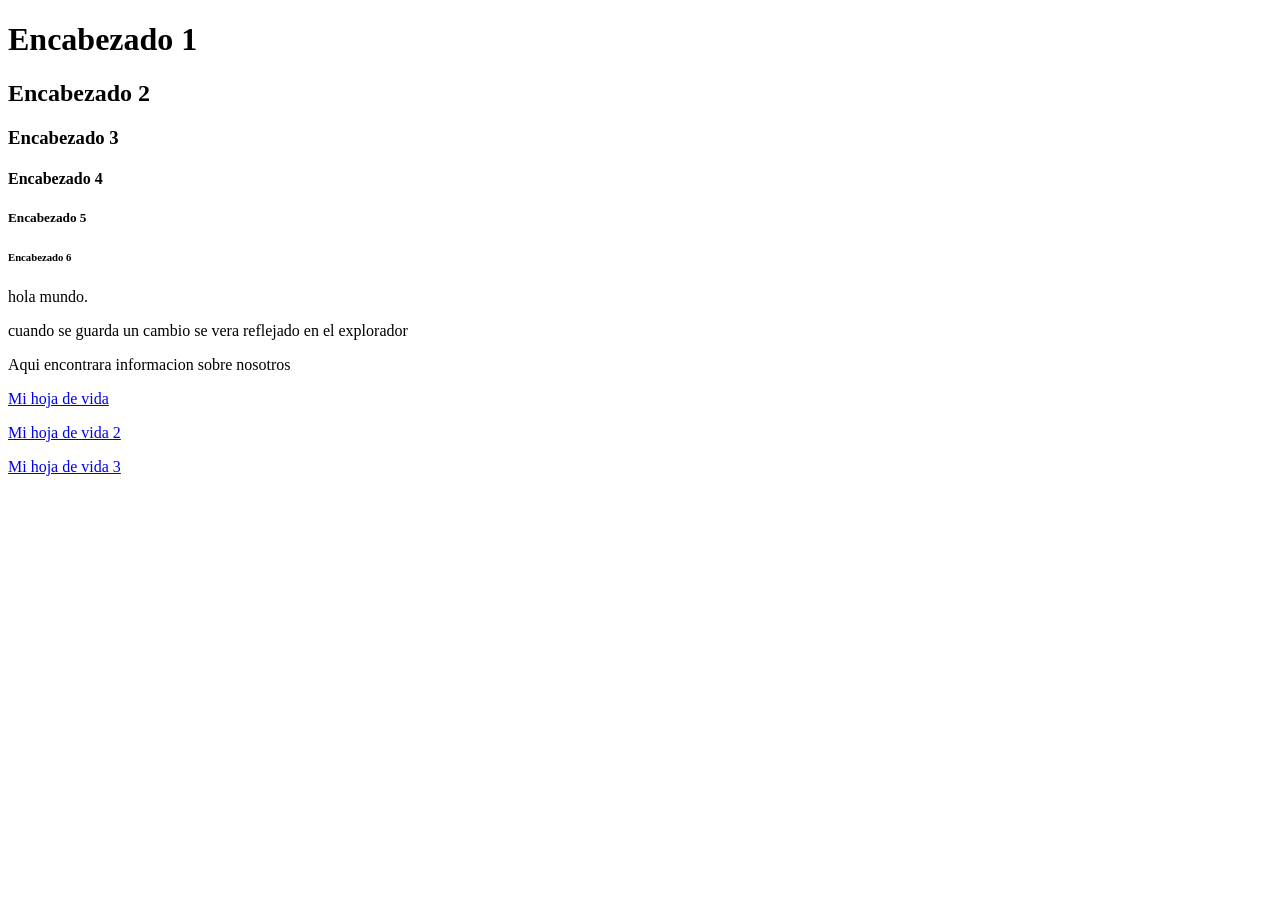
<file: Index.html>
<!DOCTYPE html>
<html lang="es">
<head>
    <meta charset="UTF-8">
    <meta http-equiv="X-UA-Compatible" content="IE=edge">
    <meta name="viewport" content="width=device-width, initial-scale=1.0">
    <title>Hola mundo</title>
</head>
<body>
    <h1>Encabezado 1</h1>
    <h2>Encabezado 2</h2>
    <h3>Encabezado 3</h3>
    <h4>Encabezado 4</h4>
    <h5>Encabezado 5</h5>
    <h6>Encabezado 6</h6>
    <p>hola mundo.</p>
  <p>cuando se guarda un cambio se vera reflejado en el explorador</p>

  <p>Aqui encontrara informacion sobre nosotros</p>
  <a href="./pages/Hv.html">Mi hoja de vida</a>
  <p><a href="./pages/Hv2.html">Mi hoja de vida 2</a></p>
  <p><a href="./pages/Hv3.html">Mi hoja de vida 3</a></p>
       
</body>
</html>
</file>
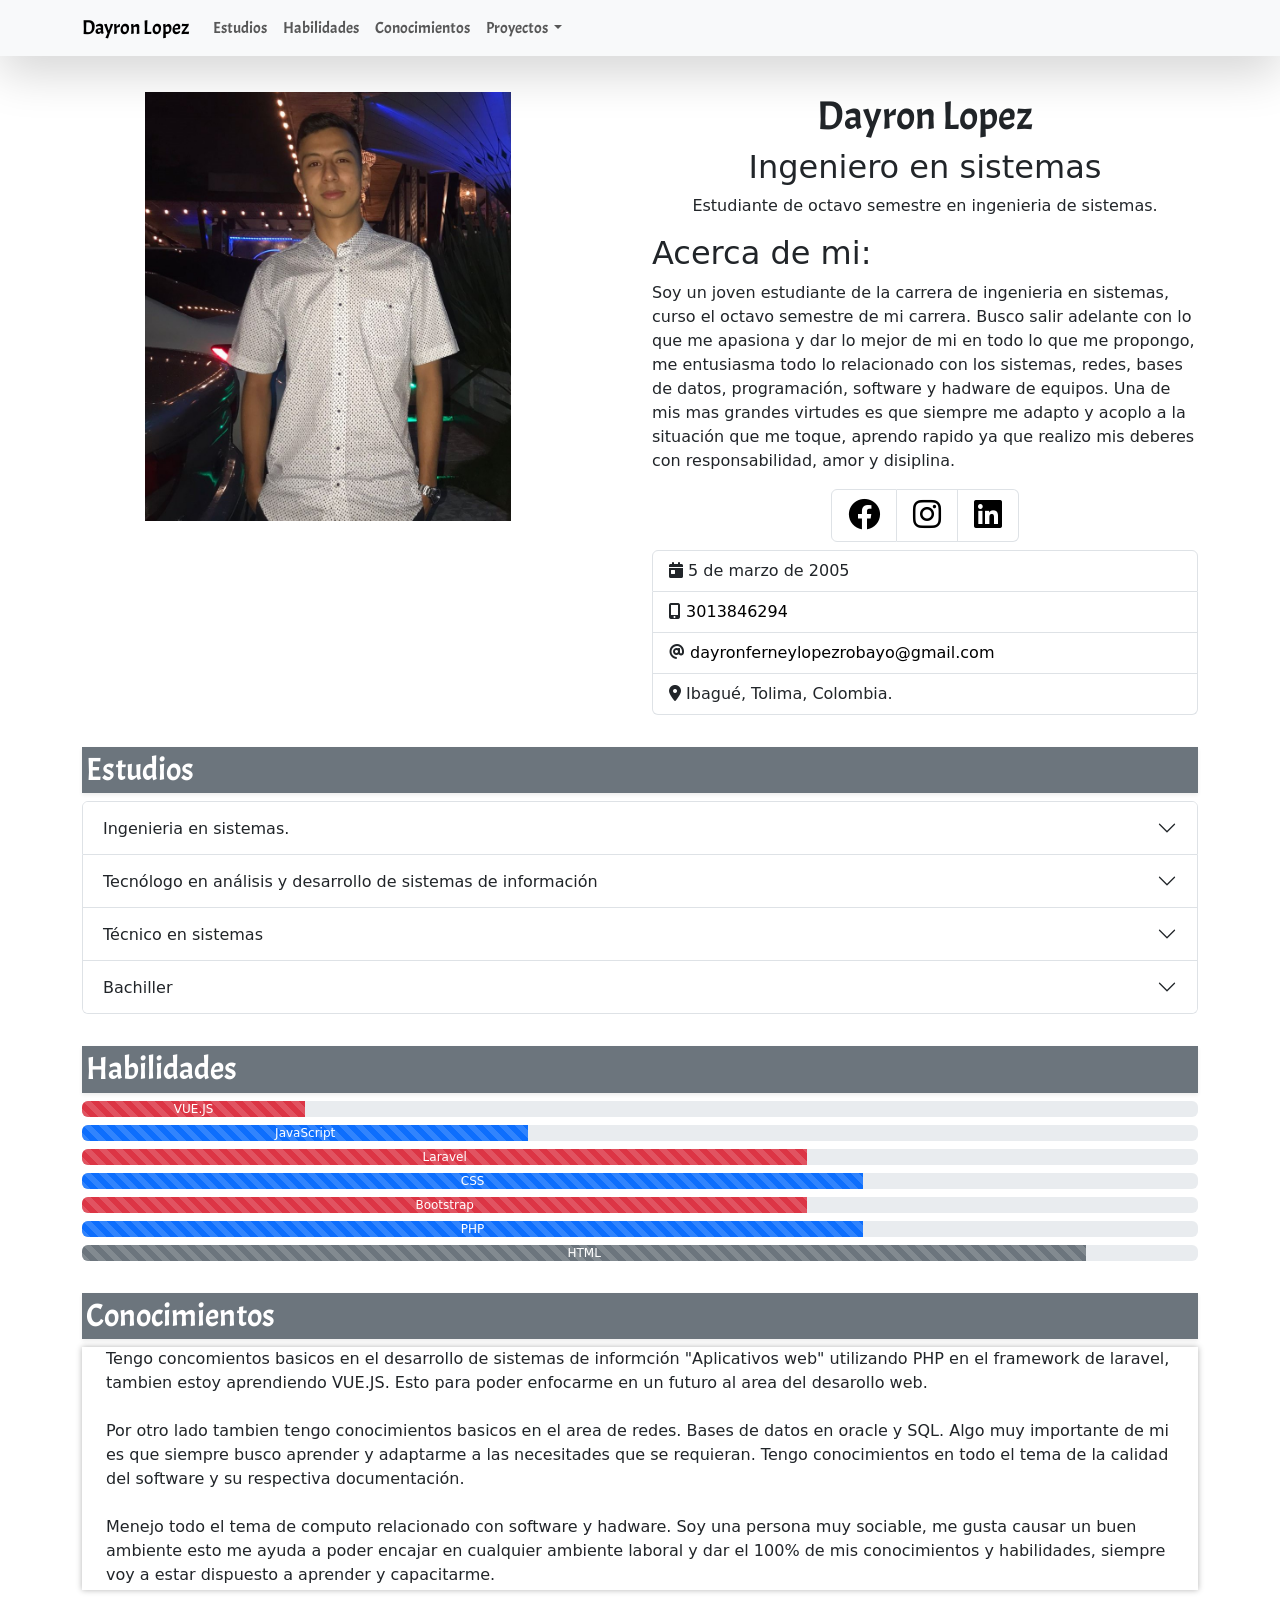
<file: index.html>
<!DOCTYPE html>
<html lang="es">

<head>
    <meta charset="UTF-8">
    <meta http-equiv="X-UA-Compatible" content="IE=edge">
    <meta name="viewport" content="width=device-width, initial-scale=1.0">
    <link href="https://cdn.jsdelivr.net/npm/bootstrap@5.1.3/dist/css/bootstrap.min.css" rel="stylesheet"
        integrity="sha384-1BmE4kWBq78iYhFldvKuhfTAU6auU8tT94WrHftjDbrCEXSU1oBoqyl2QvZ6jIW3" crossorigin="anonymous">
    <link rel="stylesheet" href="./assets/css/main.css">
    <link rel="stylesheet" href="./assets/css/fontawesome/css/all.min.css">
</head>

<body>
    <header id="inicio">
        <nav class="navbar navbar-expand-lg navbar-light bg-light shadow-lg">
            <div class="container">
                <a class="navbar-brand" href="#">Dayron Lopez</a>
                <button class="navbar-toggler" type="button" data-bs-toggle="collapse"
                    data-bs-target="#contenido-navbar" aria-controls="navbarNav" aria-expanded="false"
                    aria-label="Toggle navigation">
                    <span class="navbar-toggler-icon"></span>
                </button>
                <div class="collapse navbar-collapse" id="contenido-navbar">
                    <ul class="navbar-nav me-auto mb-2 mb-lg-0">
                        <li class="nav-item">
                            <a href="#estudios" class="nav-link">Estudios</a>
                        </li>
                        <li class="nav-item">
                            <a href="#habilidades" class="nav-link">Habilidades</a>
                        </li>
                        <li class="nav-item">
                            <a href="#Conocimientos" class="nav-link">Conocimientos</a>
                        </li>
                        <li class="nav-item dropdown">
                            <a class="nav-link dropdown-toggle" href="#" id="dropProyectos" role="button"
                                data-bs-toggle="dropdown" aria-expanded="false">
                                Proyectos
                            </a>
                            <ul class="dropdown-menu" aria-labelledby="dropProyectos">
                                <li>
                                    <a href="https://github.com/Dayron54/Las-pizzerias.git" class="dropdown-item">Proyecto 1</a>
                                </li>
                                <li>
                                    <a href="https://github.com/Dayron54/juego.git" class="dropdown-item">Proyecto 2</a>
                                </li>
                                <li>
                                    <a href="https://github.com/Angy15/ProyectoFormativo.git" class="dropdown-item">Proyecto 3</a>
                                </li>
                            </ul>
                        </li>
                    </ul>
                </div>
            </div>
        </nav>
    </header>
    <section class="py-3" id="contenido">

        <section class="py-3" id="main-info">
            <div class="container">
                <div class="row">
                    <div class="col-sm-6">
                        <div class="d-flex justify-content-center">
                            <img src="./assets/img/foto perfil.jpg" alt="mi foto" class="img-fluid">
                        </div>
                    </div>
                    <div class="col-sm-6">
                        <div class="text-center">
                            <h1 class="text-ippercase pt-2 pt-sm-0" id="titulo">Dayron Lopez</h1>
                        <h2>Ingeniero en sistemas</h2>
                        <p>Estudiante de octavo semestre en ingenieria de sistemas.</p>
                    </div>
                    
                    <div>
                        <h2>Acerca de mi:</h2>
                        <p>Soy un joven estudiante de la carrera de ingenieria en sistemas, curso el octavo semestre de mi carrera.
                            Busco salir adelante con lo que me apasiona y dar lo mejor de mi en todo lo que me propongo, me entusiasma todo
                            lo relacionado con los sistemas, redes, bases de datos, programación, software y hadware de equipos. Una de mis 
                            mas grandes virtudes es que siempre me adapto y acoplo a la situación que me toque, aprendo rapido ya 
                            que realizo mis deberes con responsabilidad, amor y disiplina.</p>
                        </div>
                        <div class="d-flex justify-content-center">
                        <ul class="list-group list-group-horizontal">
                            <li class="list-group-item">
                                <a href="https://www.facebook.com/dayron.ferney.lopez.5460" target="_blank">
                                    <i class="fa-brands fa-facebook fa-2x"></i>
                                </a>
                            </li>
                            <li class="list-group-item">
                                <a href="https://www.instagram.com/dayron_54?igsh=MWJrYmp1ZGlqdDViNQ%3D%3D&utm_source=qr"
                                target="_blank">
                                <i class="fa-brands fa-instagram fa-2x"></i>
                            </a>
                        </li>
                        <li class="list-group-item">
                            <a href="https://www.linkedin.com/in/dayron-lopez-922700263/"
                            target="_blank">
                            <i class="fa-brands fa-linkedin fa-2x"></i>
                        </a>
                            </li>
                        </ul>
                    </div>
                    <ul class="list-group pt-2">
                        <li class="list-group-item">
                            <i class="fa-solid fa-calendar-day"></i>
                            5 de marzo de 2005
                        </li>
                        <li class="list-group-item">
                            <i class="fa-solid fa-mobile-screen-button"></i>
                            <a href="tel:+573045397600" class="text-decoration-none">3013846294</a>
                        </li>
                        <li class="list-group-item">
                            <i class="fa-solid fa-at"></i>
                            <a href="mailto:dflopez047@misena.edu.co"
                            class="text-decoration-none">dayronferneylopezrobayo@gmail.com</a>
                        </li>
                        <li class="list-group-item">
                            <i class="fa-solid fa-location-dot"></i>
                            Ibagué, Tolima, Colombia.
                        </li>
                    </ul>
                </div>
            </div>
        </div>
        </section>
        <section class="py-3" id="estudios">
        <div class="container">
            <h2 class="bg-secondary p-1 text-white shadow-sm" id="Estudios">Estudios</h2>
            <div class="accordion" id="acordeonEstudios">
                <div class="accordion-item">
                    <h2 class="accordion-header" id="estudio4">
                        <button class="accordion-button collapsed" type="button" data-bs-toggle="collapse"
                        data-bs-target="#cuatro" aria-expanded="false" aria-controls="cuatro">
                        Ingenieria en sistemas.
                    </button>
                </h2>
                <div id="cuatro" class="accordion-collapse collapse" aria-labelledby="cuatro"
                data-bs-parent="#acordeonEstudios">
                <div class="accordion-body">
                    <span class="fw-bold">CUN: Corporación Unificada Nacional de Educación Superior</span> - Cursando 8 semestre.
                </div>
            </div>
        </div>
        <div class="accordion-item">
            <h2 class="accordion-header" id="headingOne">
                <button class="accordion-button collapsed" type="button" data-bs-toggle="collapse"
                data-bs-target="#uno" aria-expanded="false" aria-controls="uno">
                Tecnólogo en análisis y desarrollo de sistemas de información
            </button>
        </h2>
        <div id="uno" class="accordion-collapse collapse" aria-labelledby="estudio1"
        data-bs-parent="#acordeonEstudios">
                        <div class="accordion-body">
                            <span class="fw-bold">Servicio Nacional de Aprendizaje SENA </span>2022
                        </div>
                        <div class="accordion-body">
                            <span class="fw-bold">Exaltación academica </span>2022
                        </div>
                        <div class="accordion-body">
                            <span class="fw-bold">Participante en evento nacional de investigación RedCOLSI-Medellin </span>2022
                        </div>
                        
                    </div>
                </div>
                <div class="accordion-item">
                    <h2 class="accordion-header" id="dos">
                        <button class="accordion-button collapsed" type="button" data-bs-toggle="collapse"
                        data-bs-target="#estudio2" aria-expanded="false" aria-controls="dos">
                        Técnico en sistemas
                    </button>
                </h2>
                <div id="estudio2" class="accordion-collapse collapse" aria-labelledby="dos"
                data-bs-parent="#acordeonEstudios">
                <div class="accordion-body">
                    <span class="fw-bold">Servicio Nacional de Aprendizaje SENA </span> 2021
                </div>
            </div>
                </div>
                <div class="accordion-item">
                    <h2 class="accordion-header" id="tres">
                        <button class="accordion-button collapsed" type="button" data-bs-toggle="collapse"
                        data-bs-target="#estudio3" aria-expanded="false" aria-controls="tres">
                        Bachiller
                    </button>
                </h2>
                <div id="estudio3" class="accordion-collapse collapse" aria-labelledby="tres"
                data-bs-parent="#acordeonEstudios">
                <div class="accordion-body">
                    <span class="fw-bold">IET Carlos Lleras Restrepo</span> 2021
                </div>
            </div>
        </div>
    </div>
</div>

        </section>
        <section class="py-3" id="habilidades">
        <div class="container">
            <h2 class="bg-secondary p-1 text-white shadow-sm" id="Habilidades">Habilidades</h2>
            <div class="progress mt-2">
                <div class="progress-bar progress-bar-striped progress-bar-animated bg-danger" role="progressbar" style="width: 20%" aria-valuenow="20"
                aria-valuemin="20" aria-valuemax="100">VUE.JS</div>
            </div>
            <div class="progress mt-2">
                <div class="progress-bar progress-bar-striped progress-bar-animated" role="progressbar" style="width: 40%" aria-valuenow="40"
                aria-valuemin="40" aria-valuemax="100">JavaScript</div>
            </div>
            <div class="progress mt-2">
                <div class="progress-bar progress-bar-striped bg-danger progress-bar-animated" role="progressbar" style="width: 65%" aria-valuenow="65"
                aria-valuemin="65" aria-valuemax="100">Laravel</div>
            </div>
            <div class="progress mt-2">
                <div class="progress-bar progress-bar-striped progress-bar-animated" role="progressbar" style="width: 70%"
                aria-valuenow="70" aria-valuemin="70" aria-valuemax="100">CSS</div>
            </div>
            <div class="progress mt-2">
                <div class="progress-bar progress-bar-striped bg-danger progress-bar-animated" role="progressbar" style="width: 65%"
                aria-valuenow="65" aria-valuemin="65" aria-valuemax="100">Bootstrap</div>
            </div>
            <div class="progress mt-2">
                <div class="progress-bar progress-bar-striped progress-bar-animated" role="progressbar" style="width: 70%" aria-valuenow="70" aria-valuemin="0" aria-valuemax="100">PHP
                </div>
            </div>
            <div class="progress mt-2">
                <div class="progress-bar progress-bar-striped progress-bar-animated progress-bar-striped bg-secondary"
                role="progressbar" aria-valuenow="90" aria-valuemin="0" aria-valuemax="100" style="width: 90%">HTML
            </div>
        </div>
    </div>
        </section>
        <section class="py-3" id="conocimientos">
            <div class="container">
                <h2 class="bg-secondary p-1 text-white shadow-sm" id="tituloConocimientos">Conocimientos</h2>
                <div class="px-4" id="infoConocimientos">
                    Tengo concomientos basicos en el desarrollo de sistemas de informción "Aplicativos web" utilizando PHP en el framework de
                    laravel, tambien estoy aprendiendo VUE.JS. Esto para poder enfocarme en un futuro al area del desarollo web. <br><br>
                    Por otro lado tambien tengo conocimientos basicos en el area de redes. Bases de datos en oracle y SQL. Algo muy importante 
                    de mi es que siempre busco aprender y adaptarme a las necesitades que se requieran. Tengo conocimientos en todo el tema de la 
                    calidad del software y su respectiva documentación. <br> <br> Menejo todo el tema de computo relacionado con software y hadware.
                    Soy una persona muy sociable, me gusta causar un buen ambiente esto me ayuda a poder encajar en cualquier ambiente laboral y dar el
                    100% de mis conocimientos y habilidades, siempre voy a estar dispuesto a aprender y capacitarme. 
                </div>
                
            </div>
        </section>
        <!-- <section class="py-3" id="proyectos">
    <div class="container">
        <h1 id="Proyectos">Proyectos</h1>
        <div class="row">
            <div class="card-group">
                <div class="card shadow">
                    <div class="card-body">
                        <h4 class="clard title">Proyecto 1</h4>
                            <h5>CRUD Python.</h5>
                            <p>Este es mi primer CRUD utilizando el lenguaje de Python y el framework de Django, este CRUD es totalmente
                                funcional. se trata de un sistema de organización de creditos en una universidad.
                            </p>
                            <a href="https://github.com/Dayron54/Crud-Python" class="btn btn-outline-primary rounded-pill" data-bs-toggle="modal"
                            data-bs-target="#exampleModal">
                            <i class="fa-solid fa-eye"></i>
                            Ver proyecto
                        </a>
                        <-- Modal --
                        <div class="modal fade" id="exampleModal" tabindex="-1" aria-labelledby="exampleModalLabel"
                        aria-hidden="true">
                        <div class="modal-dialog modal-dialog-centered">
                            <div class="modal-content">
                                <div class="modal-header">
                                    <h5 class="modal-title" id="exampleModalLabel">Proyecto 1</h5>
                                    <button type="button" class="btn-close" data-bs-dismiss="modal"
                                    aria-label="Close"></button>
                                </div>
                                <div class="modal-body">
                                    ¿Desea continuar a ver el proyecto?
                                </div>
                                <div class="modal-footer">
                                    <button type="button" class="btn btn-danger"
                                    data-bs-dismiss="modal">Cerrar</button>
                                    <a href="https://github.com/Dayron54/Crud-Python" target="_blank" class="btn btn-primary">Ir a repositorio</a>
                                </div>
                            </div>
                        </div>
                    </div>
                </div>  
            </div>
                    <div class="card shadow">
                        <div class="card-body">
                            <h4 class="clard title">Proyecto 2</h4>
                            <h5>Masa MasaExpress</h5>
                            <p>Este es un proyecto formativo llamado MasaExpress, este proyecto esta elaborado en un framework Laravel  8    PHP, HTML5, CSS,
                                JavaScript, Esto hace que este aplicativo web sea muy funcional a necesidad del cliente, aparte de lo funcional es esteticamente interesante e interactivo.
                                 Puede observar este proyecto en el repositorio en la rama "branch" de "dayron", se trata de un aplicativo para una microempresa para vender y llevar monitoreo de sus pedidos.
                                </p>
                                <a href="" class="btn btn-outline-primary rounded-pill" data-bs-toggle="modal"
                                data-bs-target="#exampleModal2">
                                <i class="fa-solid fa-eye"></i>
                                Ver proyecto
                            </a>
                            <-- Modal --
                            <div class="modal fade" id="exampleModal2" tabindex="-1" aria-labelledby="exampleModalLabel2"
                            aria-hidden="true">
                            <div class="modal-dialog modal-dialog-centered">
                                <div class="modal-content">
                                    <div class="modal-header">
                                        <h5 class="modal-title" id="exampleModalLabel">Proyecto 2</h5>
                                        <button type="button" class="btn-close" data-bs-dismiss="modal"
                                        aria-label="Close"></button>
                                    </div>
                                    <div class="modal-body">
                                        ¿Desea continuar a ver el proyecto?
                                    </div>
                                    <div class="modal-footer">
                                        <button type="button" class="btn btn-danger"
                                        data-bs-dismiss="modal">Cerrar</button>
                                        <a href="https://github.com/Angy15/ProyectoFormativo.git" target="_blank" class="btn btn-primary">Ir a repositorio</a>
                                    </div>
                                </div>
                            </div>
                        </div>
                    </div>
                    
                </div>
                <div class="card shadow">
                    <div class="card-body">
                        <h4 class="clard title">Proyecto 3</h4>
                        <h5>Primeros pasos en JS</h5>
                        <p>Este proyecto se basa de un juego, en el cual va a ver un numero aleatorio del 1 al 100. El trabajo del usuario es adivinar ese numero teniendo 10 oportunidades, el juego le ayudara al usuario interactuando con el mostrandole en pantalla si el numero usado es muy bajo al numero a adivinar o tambien si el numero usado es muy alto. Al finalizar el juego hay un boton para volver a iniciar. Mediante este proyecto fueron mis primeros pasos en JS.</p>
                        <a href="https://github.com/Dayron54/juego.git" class="btn btn-outline-primary rounded-pill" data-bs-toggle="modal"
                        data-bs-target="#exampleModal3">
                        <i class="fa-solid fa-eye"></i>
                        Ver proyecto
                    </a>
                    <-- Modal --
                    <div class="modal fade" id="exampleModal3" tabindex="-1" aria-labelledby="exampleModalLabel3"
                    aria-hidden="true">
                    <div class="modal-dialog modal-dialog-centered">
                        <div class="modal-content">
                            <div class="modal-header">
                                <h5 class="modal-title" id="exampleModalLabel">Proyecto 3</h5>
                                <button type="button" class="btn-close" data-bs-dismiss="modal"
                                aria-label="Close"></button>
                            </div>
                            <div class="modal-body">
                                ¿Desea continuar a ver el proyecto?
                            </div>
                            <div class="modal-footer">
                                <button type="button" class="btn btn-danger"
                                data-bs-dismiss="modal">Cerrar</button>
                                <a href="https://github.com/Dayron54/juego.git" target="_blank" class="btn btn-primary">Ir a repositorio</a>
                            </div>
                        </div>
                    </div>
                </div>
            </div>
        </div>
    </div>
            </div>
        </div>
        </section> --
    </section>
    <-- <section class="py-3">
        <div class="container">
            <h1>Carousel</h1>
            <div id="carouselExampleIndicators" class="carousel slide" data-bs-ride="carousel">
                <div class="carousel-indicators">
                    <button type="button" data-bs-target="#carouselExampleIndicators" data-bs-slide-to="0"
                        class="active" aria-current="true" aria-label="Slide 1"></button>
                    <button type="button" data-bs-target="#carouselExampleIndicators" data-bs-slide-to="1"
                        aria-label="Slide 2"></button>
                    <button type="button" data-bs-target="#carouselExampleIndicators" data-bs-slide-to="2"
                        aria-label="Slide 3"></button>
                </div>
                <div class="carousel-inner">
                    <div class="carousel-item active">
                        <img src="./assets/img/img1.jpg" class="d-block w-100" alt="img1" title="Ford Mustang">
                    </div>
                    <div class="carousel-item">
                        <a href="https://www.ford.mx/blog/legado/5-mustang-iconicos-historia-jul2021/" target="_blank">
                            <img src="./assets/img/img2.jpg" class="d-block w-100" alt="img2">
                        </a>
                    </div>
                    <div class="carousel-item">
                        <img src="./assets/img/img3.jpg" class="d-block w-100" alt="img3">
                    </div>
                </div>
                <button class="carousel-control-prev" type="button" data-bs-target="#carouselExampleIndicators"
                    data-bs-slide="prev">
                    <span class="carousel-control-prev-icon" aria-hidden="true"></span>
                    <span class="visually-hidden">Previous</span>
                </button>
                <button class="carousel-control-next" type="button" data-bs-target="#carouselExampleIndicators"
                    data-bs-slide="next">
                    <span class="carousel-control-next-icon" aria-hidden="true"></span>
                    <span class="visually-hidden">Next</span>
                </button>
            </div>
        </div>
    </section> -->
 

    <script src="https://cdn.jsdelivr.net/npm/bootstrap@5.1.3/dist/js/bootstrap.bundle.min.js"
        integrity="sha384-ka7Sk0Gln4gmtz2MlQnikT1wXgYsOg+OMhuP+IlRH9sENBO0LRn5q+8nbTov4+1p"
        crossorigin="anonymous"></script>
</body>

</html>
</file>
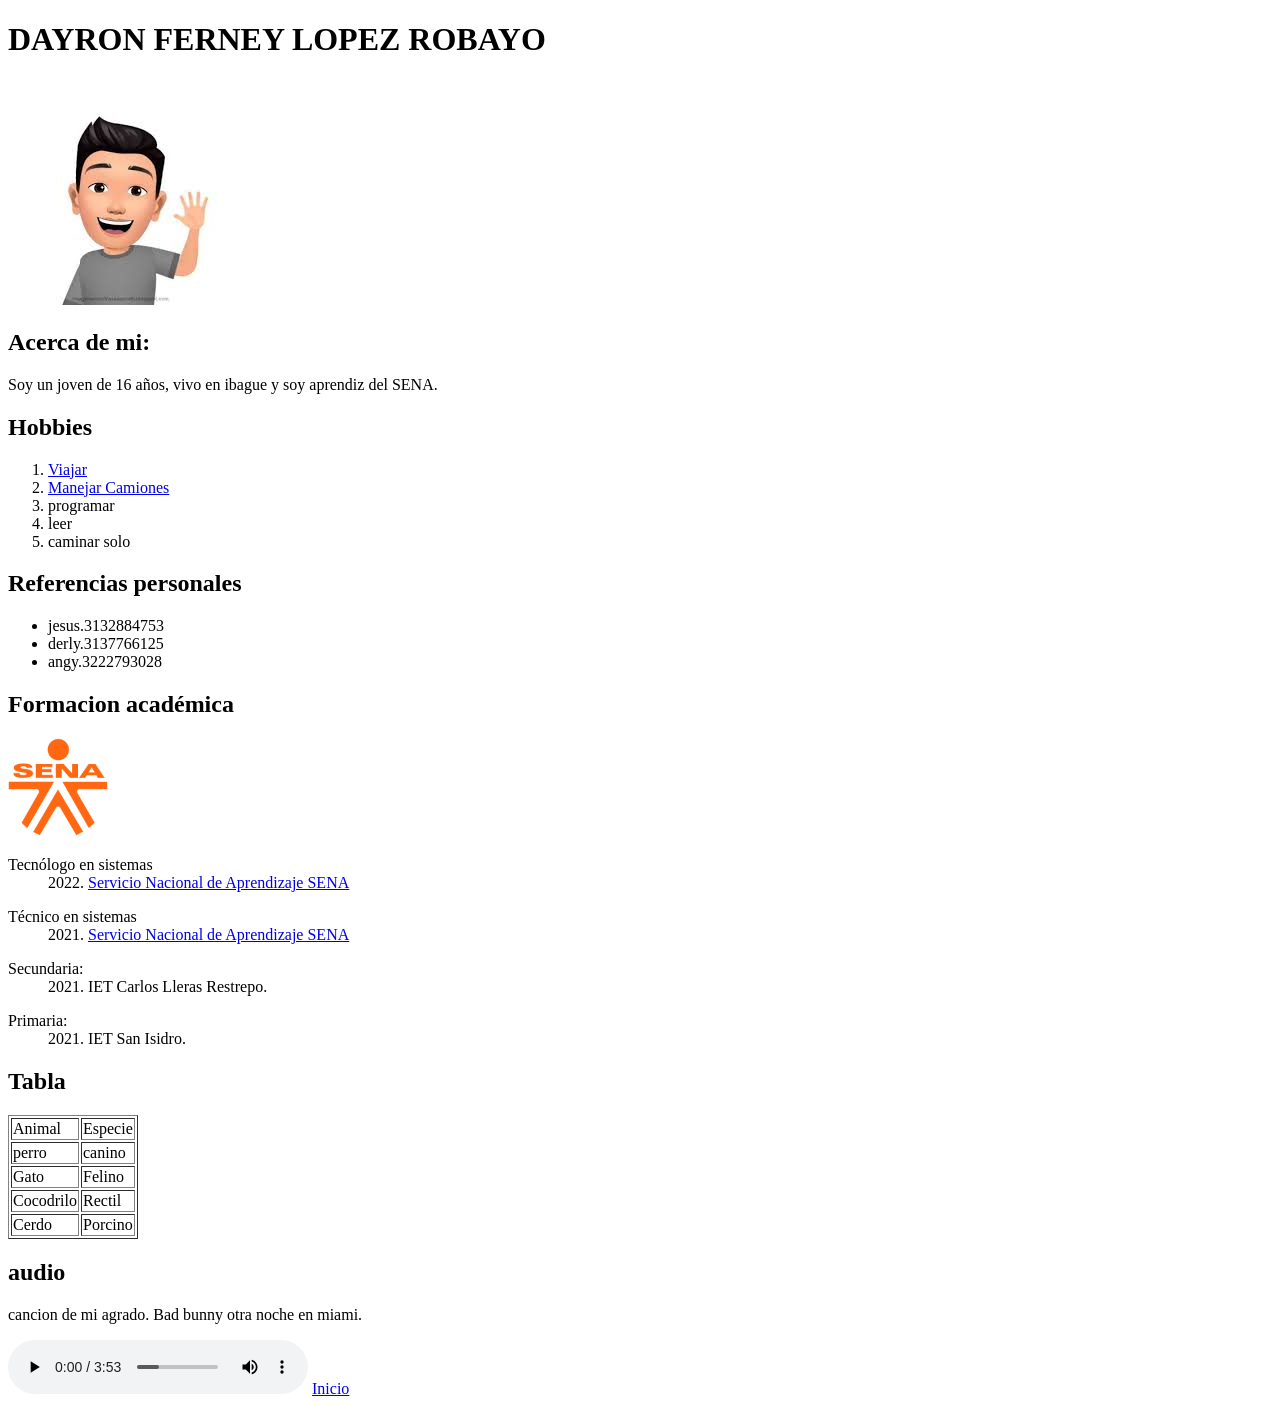
<file: pages/Hv.html>
<!DOCTYPE html>
<html lang="es">

<head>
    <meta charset="UTF-8">
    <meta http-equiv="X-UA-Compatible" content="IE=edge">
    <meta name="viewport" content="width=device-width, initial-scale=1.0">
    <title>Mi hoja de vida</title>
</head>

<body>
    <h1>DAYRON FERNEY LOPEZ ROBAYO</h1>
    <img src="../assets/img/avatar1.jpg" alt="Mi fotografia">
    <h2>Acerca de mi: </h2>
    <p>Soy un joven de 16 años, vivo en ibague y soy aprendiz del SENA.</p>

    <h2>Hobbies</h2>
    <ol>
        <li><a href="../pages/hobbies/viajar.html">Viajar</a>
        <li><a href="../pages/hobbies/camiones.html">Manejar Camiones</a>
        <li>programar</li>
        <li>leer</li>
        <li>caminar solo</li>
    </ol>

    <h2>Referencias personales</h2>
    <ul>
        <li>jesus.3132884753</li>
        <li>derly.3137766125</li>
        <li>angy.3222793028</li>
    </ul>

    <h2>Formacion académica</h2>

    <a href="https://www.sena.edu.co/" target="_blank"><img src="../assets/img/logo SENA.png" alt="Logo SENA"
            width="100px"></a>

    <dl>
        <dt>Tecnólogo en sistemas </dt>
        <dd>2022. <a href="https://www.sena.edu.co/" target="_blank">Servicio Nacional de Aprendizaje SENA</a> </dd>
    </dl>

    <dl>
        <dt>Técnico en sistemas</dt>
        <dd>2021. <a href="https://www.sena.edu.co/" target="_blank">Servicio Nacional de Aprendizaje SENA</a> </dd>
    </dl>

    <dl>
        <dt>Secundaria:</dt>
        <dd>2021. IET Carlos Lleras Restrepo.</dd>
    </dl>

    <dl>
        <dt>Primaria:</dt>
        <dd>2021. IET San Isidro.</dd>
    </dl>

    <h2>Tabla</h2>
    <table border="1">
        <tr>
            <td>Animal</td>
            <td>Especie</td>

        </tr>
        <tr>
            <td>perro</td>
            <td>canino</td>
        </tr>
        <tr>
            <td>Gato</td>
            <td>Felino</td>

        </tr>
        <tr>
            <td>Cocodrilo</td>
            <td>Rectil</td>

        </tr>
        <tr>
            <td>Cerdo</td>
            <td>Porcino</td>
        </tr>

    </table>

    <h2>audio</h2>

    <p>cancion de mi agrado. Bad bunny otra noche en miami.</p>
    <audio src="../assets/audio/audio2.mpeg" controls width="300" height="300"></audio>



    <a href="../Index.html">Inicio</a>


</body>

</html>
</file>
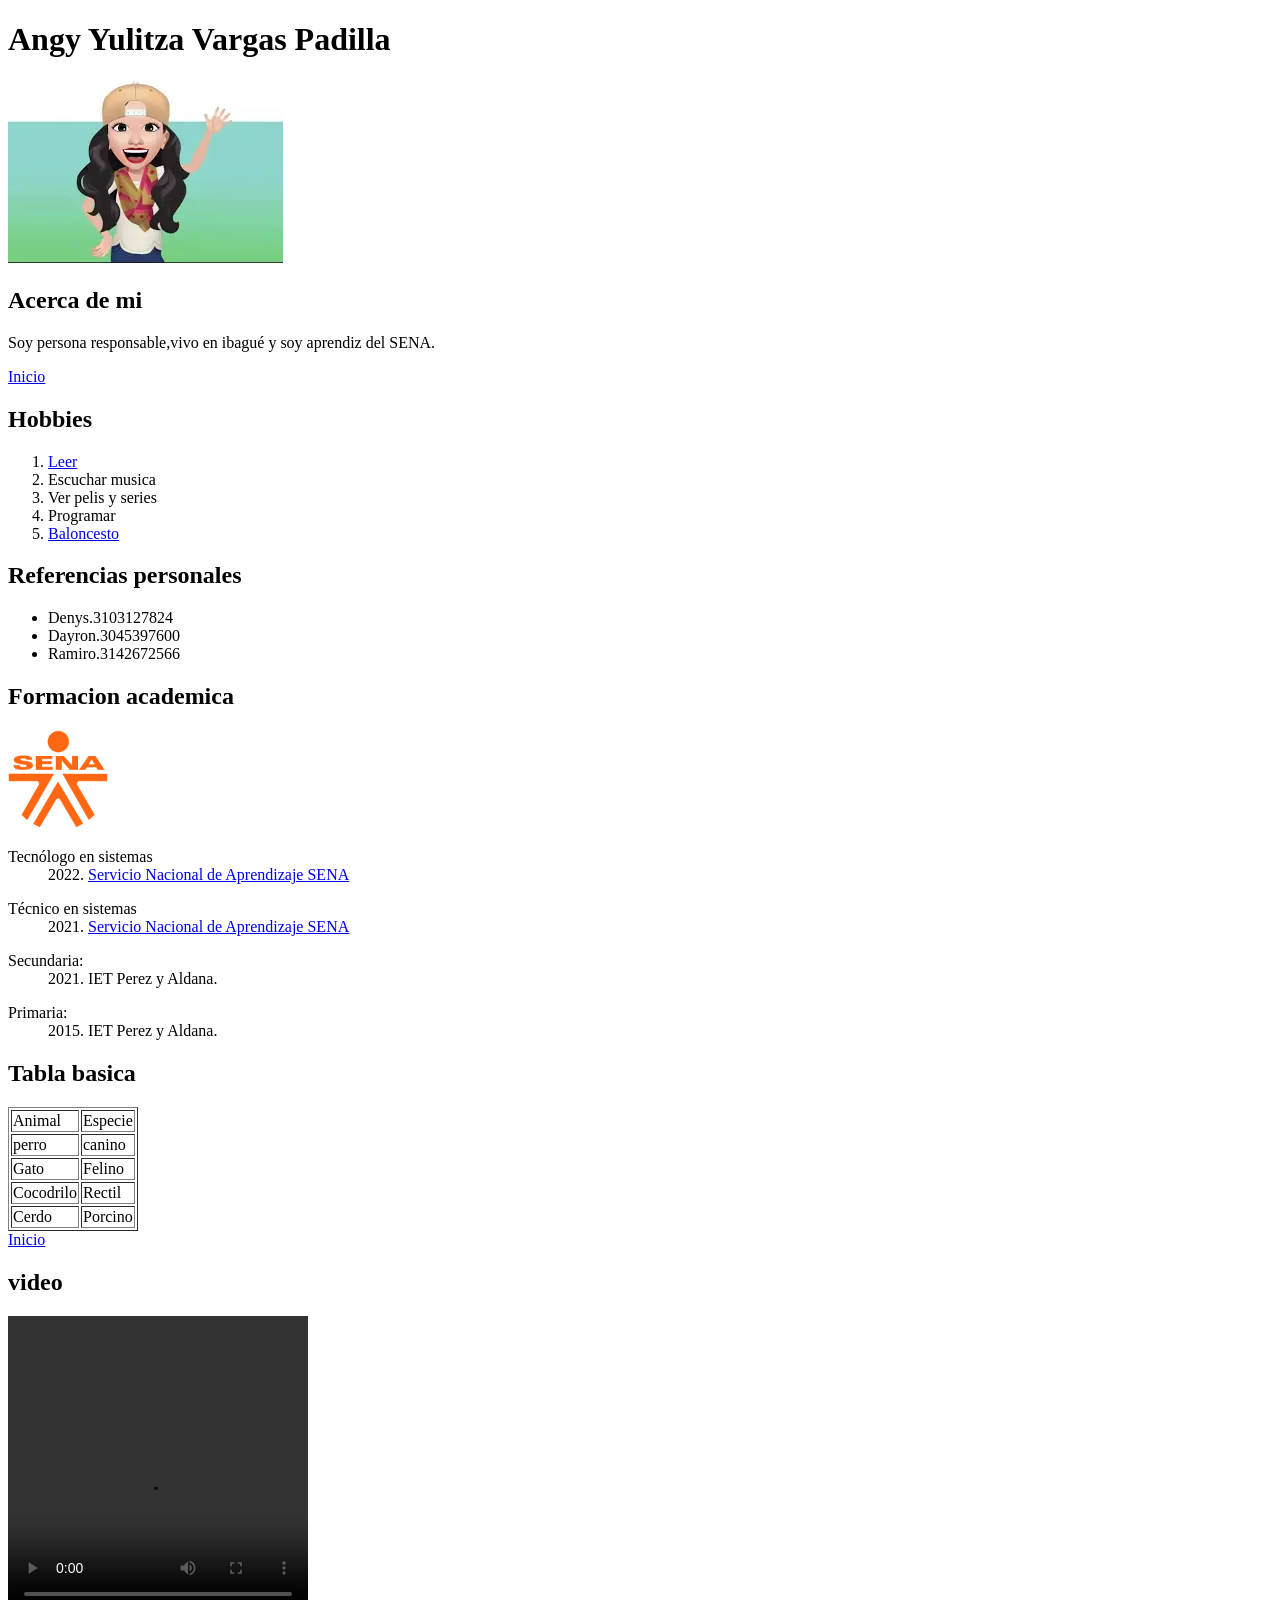
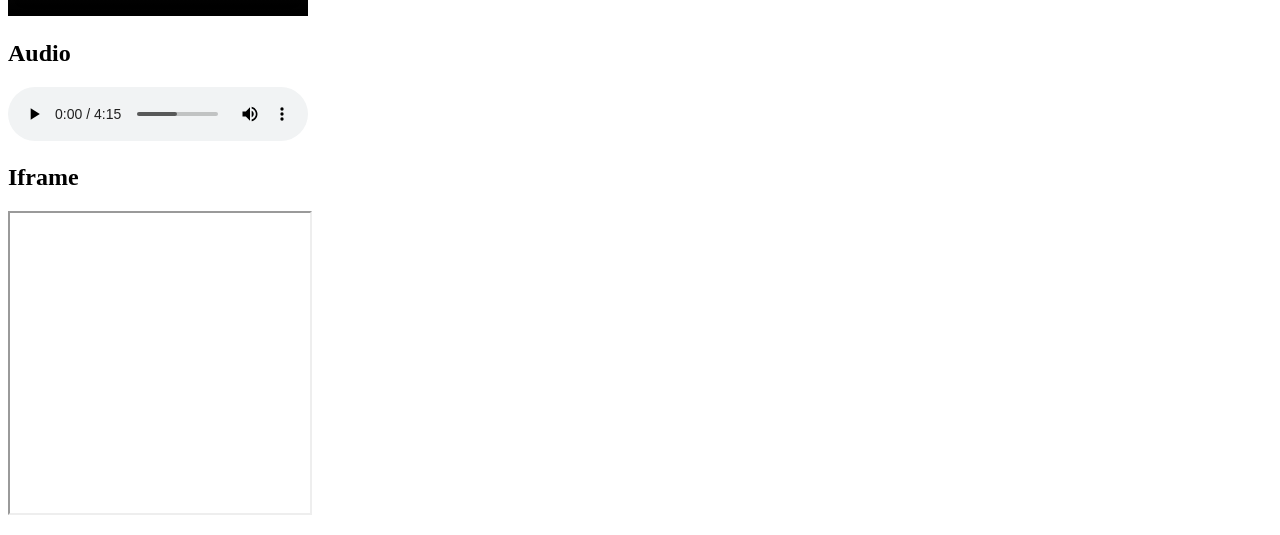
<file: pages/Hv2.html>
<!DOCTYPE html>
<html lang="es">

<head>
    <meta charset="UTF-8">
    <meta http-equiv="X-UA-Compatible" content="IE=edge">
    <meta name="viewport" content="width=device-width, initial-scale=1.0">
    <title>Mi hoja de vida</title>
</head>

<body>
    <h1>Angy Yulitza Vargas Padilla</h1>
    <img src="../assets/img/descarga.webp" alt="Mi fotografia">
    <h2>Acerca de mi</h2>
    <p>Soy persona responsable,vivo en ibagué y soy aprendiz del SENA.</p>
    <a href="./Index.html">Inicio</a>

    <h2>Hobbies</h2>
    <ol>
        <li><a href="../pages/hobbies/Leer.html">Leer</a>
        <li>Escuchar musica</li>
        <li>Ver pelis y series</li>
        <li>Programar</li>
        <li><a href="../pages/hobbies/Balocesto.html">Baloncesto</a>
    </ol>

    <h2>Referencias personales</h2>
    <ul>
        <li>Denys.3103127824</li>
        <li>Dayron.3045397600</li>
        <li>Ramiro.3142672566</li>
    </ul>
    <h2>Formacion academica</h2>

    <a href="https://www.sena.edu.co/" target="_blank"><img src="../assets/img/logo SENA.png" alt="Logo SENA"
            width="100px"></a>


    <dl>
        <dt>Tecnólogo en sistemas </dt>
        <dd>2022. <a href="https://www.sena.edu.co/" target="_blank">Servicio Nacional de Aprendizaje SENA</a> </dd>
    </dl>

    <dl>
        <dt>Técnico en sistemas</dt>
        <dd>2021. <a href="https://www.sena.edu.co/" target="_blank">Servicio Nacional de Aprendizaje SENA</a> </dd>
    </dl>

    <dl>
        <dt>Secundaria:</dt>
        <dd>2021. IET Perez y Aldana.</dd>
    </dl>

    <dl>
        <dt>Primaria:</dt>
        <dd>2015. IET Perez y Aldana.</dd>
    </dl>
    <h2>Tabla basica</h2>
    <table border="1">
        <tr>
            <td>Animal</td>
            <td>Especie</td>

        </tr>
        <tr>
            <td>perro</td>
            <td>canino</td>
        </tr>
        <tr>
            <td>Gato</td>
            <td>Felino</td>

        </tr>
        <tr>
            <td>Cocodrilo</td>
            <td>Rectil</td>

        </tr>
        <tr>
            <td>Cerdo</td>
            <td>Porcino</td>
        </tr>

    </table>
    <a href="../index.html">Inicio</a>
    <h2>video</h2>

    </dl>
    <dl>
        <video src="../assets/videos/WhatsApp Video 2022-02-24 at 10.12.57 AM.mp4" controls width="300"
            height="300"></video>
        <dl>
        </dl>
        <h2>Audio</h2>
        <dl>
            <audio src="../assets/audio/WhatsApp Audio 2022-02-24 at 10.38.01 AM.mpeg" controls width="300"
                height="300"></audio>
        </dl>
        <dl>
            <h2>Iframe</h2>
        </dl>
        <dl>
            <iframe src="http://oferta.senasofiaplus.edu.co" width="300" height="300" name="Hola "></iframe>

        </dl>

</body>

</html>
</file>
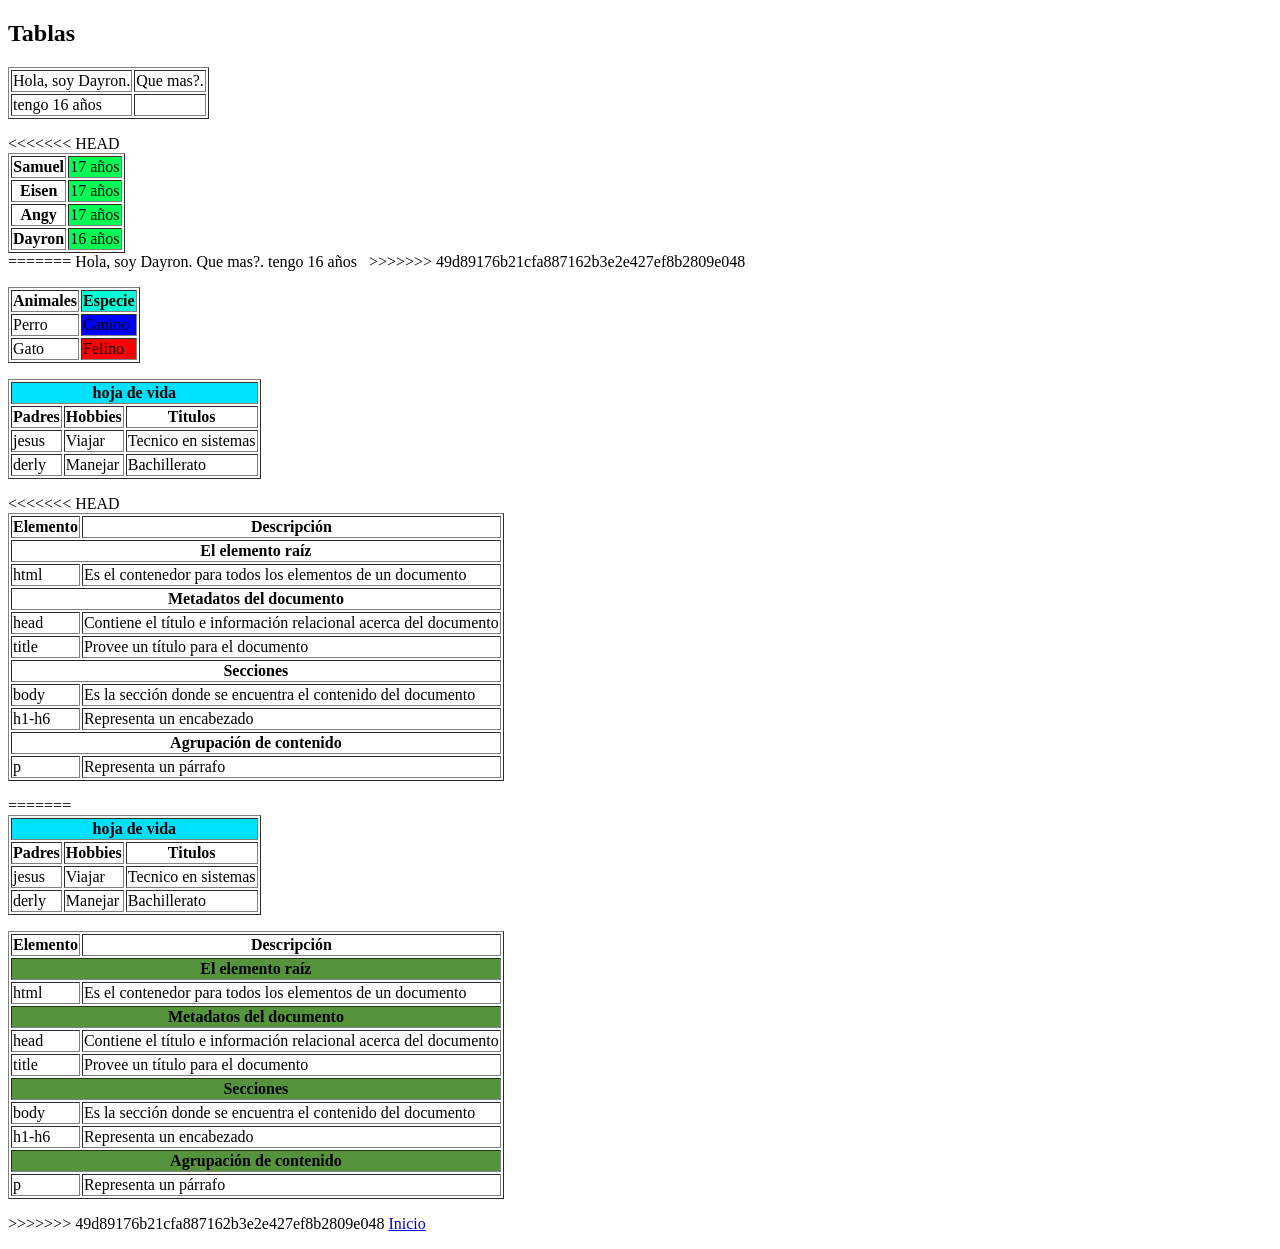
<file: pages/tablas.html>
<!DOCTYPE html>
<html lang="es">

<head>
  <meta charset="UTF-8">
  <meta http-equiv="X-UA-Compatible" content="IE=edge">
  <meta name="viewport" content="width=device-width, initial-scale=1.0">
  <title>Tablas</title>
</head>

<body>

  <h2>Tablas</h2>
  <table border="1">
    <tr>
      <td>Hola, soy Dayron.</td>
      <td>Que mas?.</td>
    </tr>

    <tr>
      <td>tengo 16 años</td>
      <td>&nbsp;</td>

    </tr>


  </table>
  <dl>
    <table border="1">
<<<<<<< HEAD
      <tr>
        <th>Samuel</th>
        <td style="background-color: rgb(0, 255, 85)">17 años</td>
      </tr>
      <tr>
        <th>Eisen</th>
        <td style="background-color: rgb(0, 255, 85)">17 años</td>
      </tr>
      <tr>
        <th>Angy</th>
        <td style="background-color: rgb(0, 255, 85)">17 años</td>
      </tr>
      <tr>
        <th>Dayron</th>
        <td style="background-color: rgb(0, 255, 85)">16 años</td>
      </tr>
    </table>
=======
        <tr>
            <td>Hola, soy Dayron.</td>
            <td>Que mas?.</td>
          </tr>
        
        <tr>
            <td>tengo 16 años</td>
            <td style="background-color: black">&nbsp;</td>
>>>>>>> 49d89176b21cfa887162b3e2e427ef8b2809e048

  </dl>

  <dl>
    <table border="1">
      <tr>

        <th>Animales</th>
        <th style="background-color: rgb(0, 255, 213)">Especie</th>
      </tr>
      <tr>
        <td>Perro</td>
        <td style="background-color: blue">Canino</td>
      </tr>
      <tr>
        <td>Gato</td>
        <td style="background-color: red">Felino</td>
      </tr>
    </table>
  </dl>

  <dl>
    <table border="1">

      <tr>
        <th colspan="3" style="background-color: rgb(0, 225, 255)">hoja de vida</th>
      </tr>
      <tr>

        <th>Padres</th>
        <th>Hobbies</th>
        <th>Titulos</th>
      </tr>

      <tr>
        <td>jesus</td>
        <td>Viajar</td>
        <td>Tecnico en sistemas</td>
      </tr>
      <tr>
        <td>derly</td>
        <td>Manejar</td>
        <td>Bachillerato</td>
      </tr>

    </table>

    <dl>
<<<<<<< HEAD
      <table border="1">

        <tr>

          <th>Elemento</th>

          <th>Descripción</th>

        </tr>

        </thead>

        <tbody>

          <tr>

            <th colspan="2" scope="rowgroup">El elemento raíz</th>

          </tr>

          <tr>

            <td>html</td>

            <td>Es el contenedor para todos los elementos de un documento</td>

          </tr>

        </tbody>

        <tbody>

          <tr>

            <th colspan="2" scope="rowgroup">Metadatos del documento</th>

          </tr>

          <tr>

            <td>head</td>

            <td>Contiene el título e información relacional acerca del documento</td>

          </tr>

          <tr>

            <td>title</td>

            <td>Provee un título para el documento</td>

          </tr>

        </tbody>

        <tbody>

          <tr>

            <th colspan="2" scope="rowgroup">Secciones</th>

          </tr>

          <tr>

            <td>body</td>

            <td>Es la sección donde se encuentra el contenido del documento</td>

          </tr>

          <tr>

            <td>h1-h6</td>

            <td>Representa un encabezado</td>

          </tr>

        </tbody>

        <tbody>

          <tr>

            <th colspan="2" scope="rowgroup">Agrupación de contenido</th>

          </tr>

          <tr>

            <td>p</td>

            <td>Representa un párrafo</td>

          </tr>

        </tbody>

      </table>
    </dl>
=======
        <table border="1">
            
            <tr>
                <th colspan="3"  style="background-color: rgb(0, 225, 255)">hoja de vida</th>
            </tr>
            <tr>
               
                <th>Padres</th>
                <th>Hobbies</th>
                <th>Titulos</th>
            </tr>
    
            <tr>
                <td>jesus</td>
                <td>Viajar</td>
                <td>Tecnico en sistemas</td>
            </tr>
            <tr>
                <td>derly</td>
                <td>Manejar</td>
                <td>Bachillerato</td>
            </tr>
            
        </table>

        <dl>
            <table border="1">

                  <tr>
              
                    <th>Elemento</th>
              
                    <th>Descripción</th>
              
                  </tr>
              
                </thead>
              
                <tbody>
              
                  <tr>
              
                    <th colspan="2" scope="rowgroup" style="background-color: rgb(85, 148, 60)">El elemento raíz</th>
              
                  </tr>
              
                  <tr>
              
                    <td>html</td>
              
                    <td>Es el contenedor para todos los elementos de un documento</td>
              
                  </tr>
              
                </tbody>
              
                <tbody>
              
                  <tr>
              
                    <th colspan="2" scope="rowgroup" style="background-color: rgb(85, 148, 60)">Metadatos del documento</th>
              
                  </tr>
              
                  <tr>
              
                    <td>head</td>
              
                    <td>Contiene el título e información relacional acerca del documento</td>
              
                  </tr>
              
                  <tr>
              
                    <td>title</td>
              
                    <td>Provee un título para el documento</td>
              
                  </tr>
              
                </tbody>
              
                <tbody>
              
                  <tr>
              
                    <th colspan="2" scope="rowgroup" style="background-color: rgb(85, 148, 60)">Secciones</th>
              
                  </tr>
              
                  <tr>
              
                    <td>body</td>
              
                    <td>Es la sección donde se encuentra el contenido del documento</td>
              
                  </tr>
              
                  <tr>
              
                    <td>h1-h6</td>
              
                    <td>Representa un encabezado</td>
              
                  </tr>
              
                </tbody>
              
                <tbody>
              
                  <tr>
              
                    <th colspan="2" scope="rowgroup" style="background-color: rgb(85, 148, 60)">Agrupación de contenido</th>
              
                  </tr>
              
                  <tr>
              
                    <td>p</td>
              
                    <td>Representa un párrafo</td>
              
                  </tr>
              
                </tbody>
              
              </table>
        </dl>
>>>>>>> 49d89176b21cfa887162b3e2e427ef8b2809e048

        <a href="../index.html">Inicio</a>
</body>

</html>
</file>
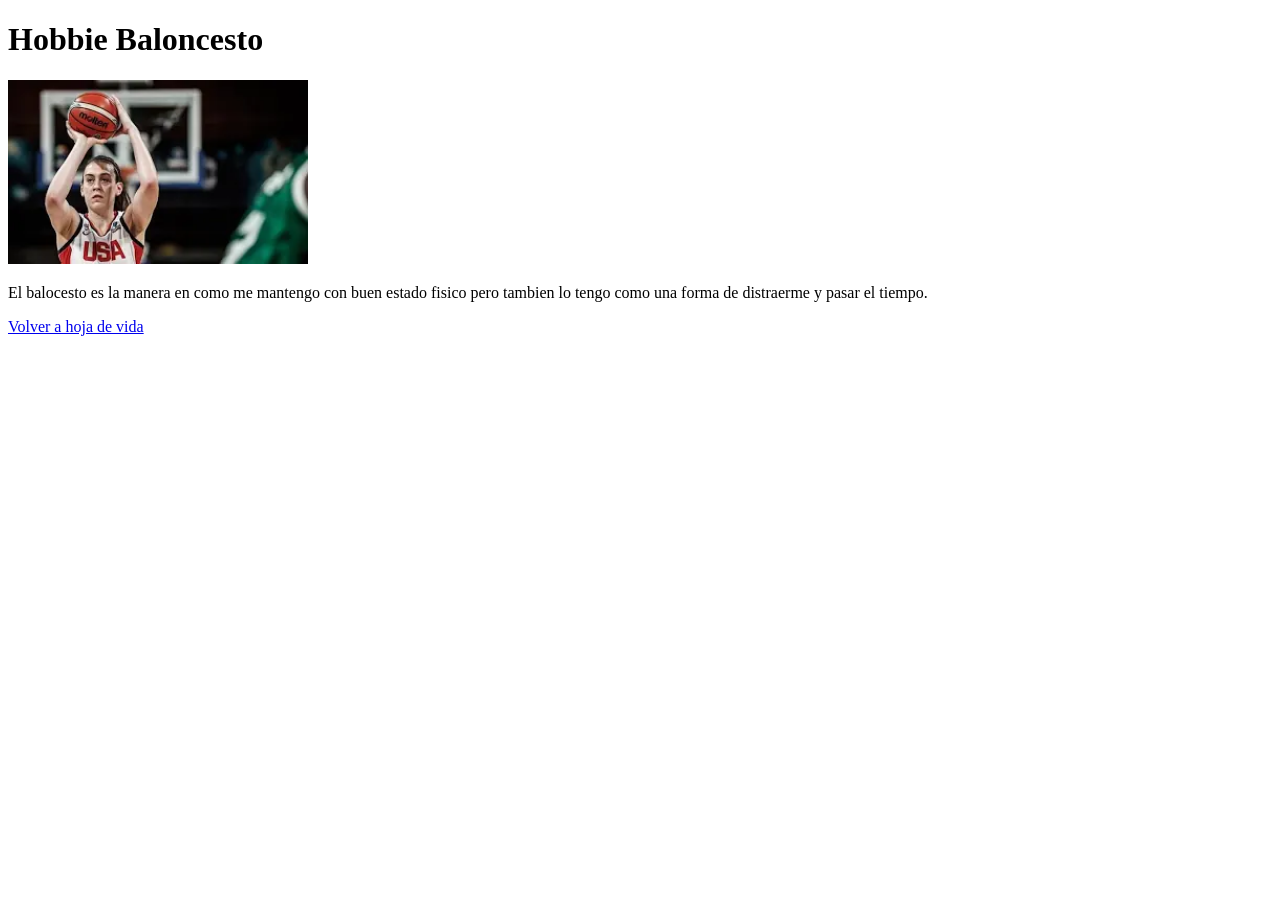
<file: pages/hobbies/Balocesto.html>
<!DOCTYPE html>
<html lang="es">
<head>
    <meta charset="UTF-8">
    <meta http-equiv="X-UA-Compatible" content="IE=edge">
    <meta name="viewport" content="width=device-width, initial-scale=1.0">
    <title>Baloncesto</title>
</head>
<body>
    <h1>Hobbie Baloncesto</h1>
    <img src="../../assets/img/baloncesto.webp" alt="Baloncesto"width="300px">
     <p>El balocesto es la manera en como me mantengo con buen estado fisico 
         pero tambien lo tengo como una forma de distraerme y pasar el tiempo. </p>
     <a href="../../pages/Hv2.html">Volver a hoja de vida</a>


    
</body>
</html>
</file>
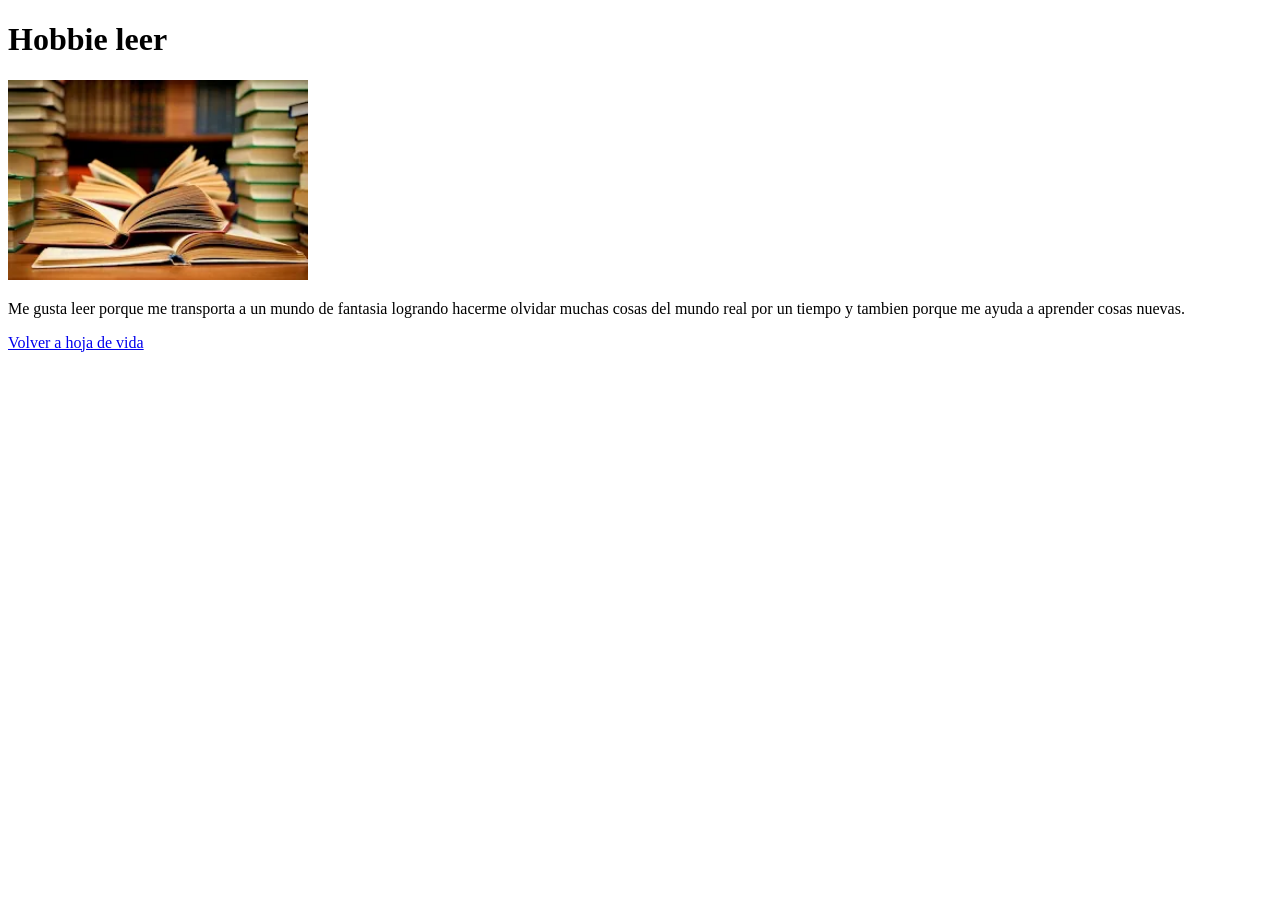
<file: pages/hobbies/Leer.html>
<!DOCTYPE html>
<html lang="es">
<head>
    <meta charset="UTF-8">
    <meta http-equiv="X-UA-Compatible" content="IE=edge">
    <meta name="viewport" content="width=device-width, initial-scale=1.0">
    <title>Leer</title>
</head>
<body>
    <h1>Hobbie leer</h1>
    <img src="../../assets/img/Leer.webp" alt="Leer"width="300px">
    <p>Me gusta leer porque me transporta a un mundo de fantasia logrando hacerme olvidar muchas cosas del mundo real por un tiempo
        y tambien porque me ayuda a aprender cosas nuevas.
    </p>
    <a href="../../pages/Hv2.html">Volver a hoja de vida</a>
</body>
</html>
</file>
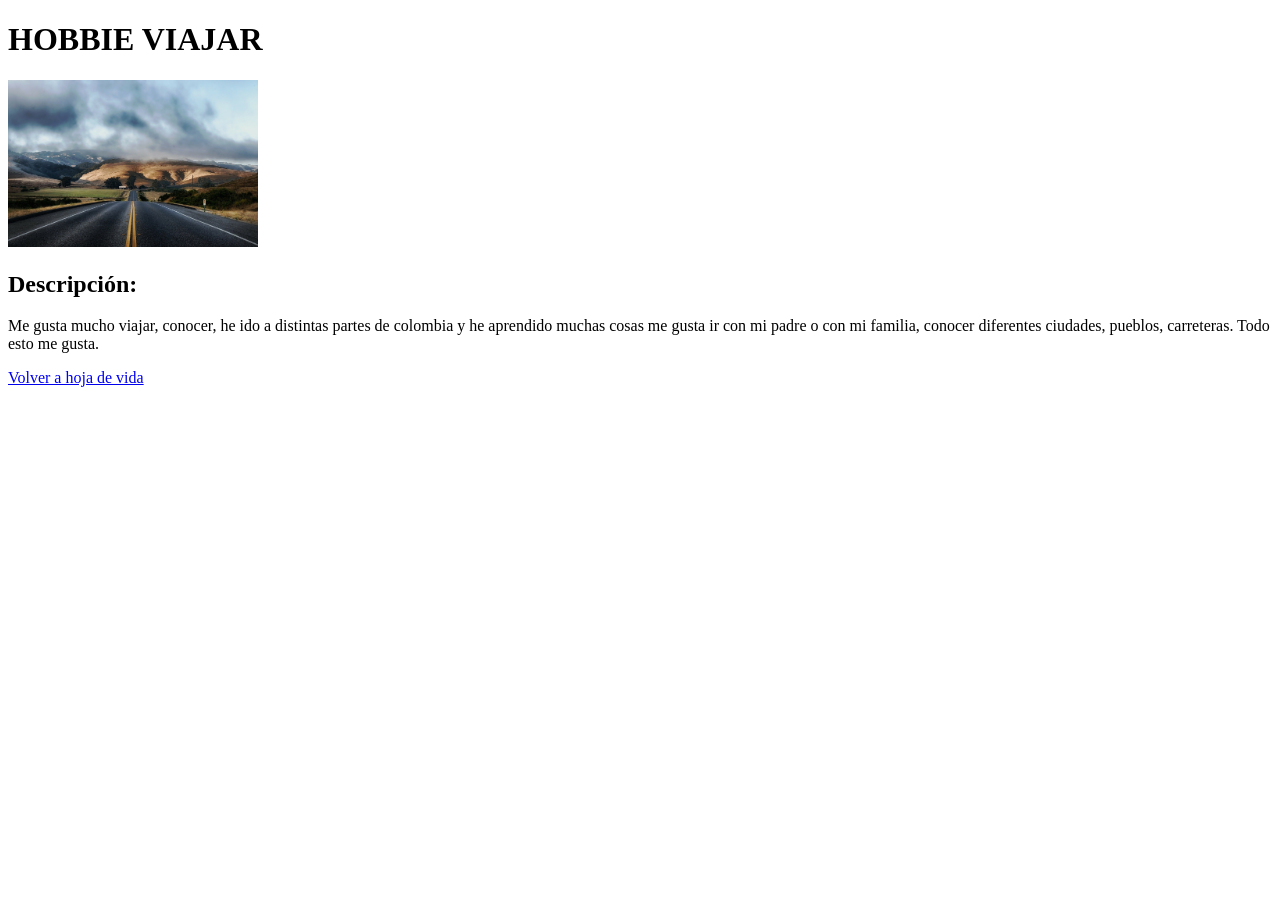
<file: pages/hobbies/viajar.html>
<!DOCTYPE html>
<html lang="es">
<head>
    <meta charset="UTF-8">
    <meta http-equiv="X-UA-Compatible" content="IE=edge">
    <meta name="viewport" content="width=device-width, initial-scale=1.0">
    <title>Viajar</title>
</head>
<body>
    <h1>HOBBIE VIAJAR</h1>
    <img src="../../assets/img/viajar.jpg" alt="Imagen de carretera"width="250px">

    <h2>Descripción:</h2>
    <p>Me gusta mucho viajar, conocer, he ido a distintas partes de colombia y he aprendido muchas cosas
        me gusta ir con mi padre o con mi familia, conocer diferentes ciudades, pueblos, carreteras. 
        Todo esto me gusta.
    </p>

    <a href="../../pages/Hv.html">Volver a hoja de vida</a>
</body>
</html>
</file>
<file: assets/css/main.css>
@import url('https://fonts.googleapis.com/css2?family=Acme&display=swap');
#inicio,#Estudios,#Habilidades,#Proyectos,#tituloConocimientos
{
    font-family: 'Acme', sans-serif;
}
#inicio
{
    position: fixed;
    top: 0;
    width: 100%;
    z-index: 1000;
}
#contenido
{
    margin-top: 60px;
}
#infoConocimientos
{
    box-shadow: 0 0 6px rgba(0, 0, 0, 0.3);
    padding-bottom: 3px;
}
#titulo,h5
{
    font-family: 'Acme', sans-serif;
}
li a
{
    color: black;
}
img
{
    width: 67%;
    margin-left: -10%;
}
</file>
